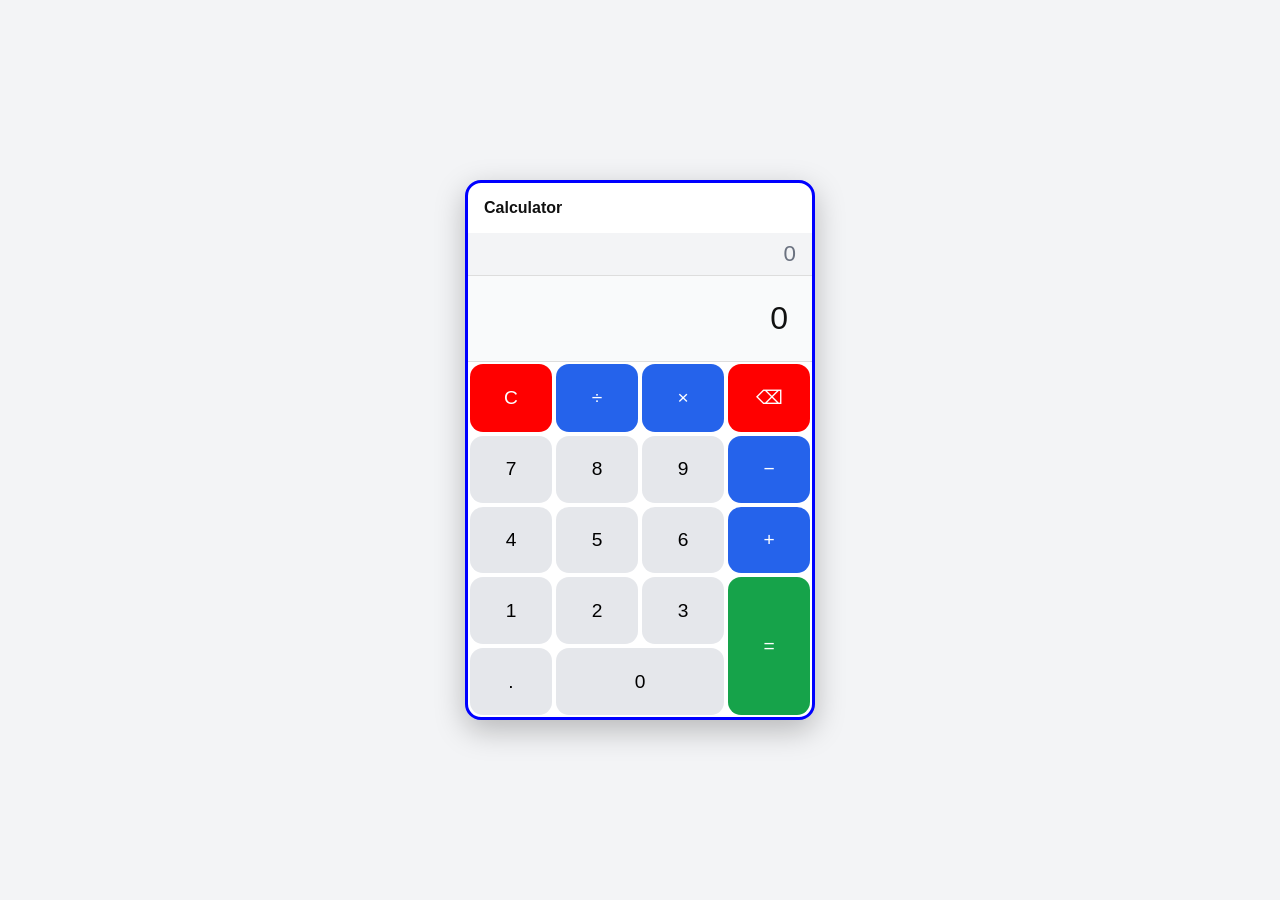
<file: Index.html>
<!DOCTYPE html>
<html lang="en">
<head>
    <meta charset="UTF-8">
    <meta name="viewport" content="width=device-width, initial-scale=1.0">
    <meta name="description" content="A calculator for normal mathematical operation">
    <meta http-equiv="X-UA-Compatible" content="ie=edge">
    <link rel="stylesheet" href="./Cal.css">
    <title>"Calculator</title>
</head>
<body>

            <div class="calculator">
                <div class="top">
                    <span>Calculator</span>
                </div>

            <div id="prevDisplay" class="prev-display">0</div>
            <div id="display" class="display">0</div>


            <div class="buttons">
                <button id="go" class="ope" data-value="C">C</button>
                <button class="ope" data-value="/">÷</button>
                <button class="ope" data-value="*">×</button>
                <button id="go" class="ope" data-value="DEL">⌫</button>

                <button data-value="7">7</button>
                <button data-value="8">8</button>
                <button data-value="9">9</button>
                <button class="ope" data-value="-">−</button>

                <button data-value="4">4</button>
                <button data-value="5">5</button>
                <button data-value="6">6</button>
                <button class="ope" data-value="+">+</button>

                <button data-value="1">1</button>
                <button data-value="2">2</button>
                <button data-value="3">3</button>
                <button class="equal" data-value="=">=</button>
                
                <button data-value=".">.</button>
                <button class="zero" data-value="0">0</button>
                
            </div>


        <script src="./Cal.js"></script>


</body>
</html>
</file>
<file: Cal.css>
* {
  margin: 0;
  padding: 0;
  box-sizing: border-box;
  font-family: Arial, sans-serif;
}

body {
  height: 100vh;
  display: flex;
  justify-content: center;
  align-items: center;
  background: #f3f4f6;
  color: #111;
}

.calculator {
  width: 80%;
  max-width: 350px;
  background: #ffffff;
  border-radius: 16px;
  overflow: hidden;
  box-shadow: 0 10px 30px rgba(0,0,0,0.25);
  border: 3px solid blue;
}

.prev-display{
    text-align: right;
    padding: 0.5rem 1rem;
    font-size: 1.4rem;
    color: #6b7280;
    background-color: #a5ffc6;
    background-color: #f3f4f6;
    border-bottom: 1px solid #ddd;
    /* border-radius: 10px; */
}

.top {
  display: flex;
  justify-content: space-between;
  padding: 1rem;
  font-weight: bold;
}

.top button {
  border: none;
  background: #e5e7eb;
  border-radius: 6px;
  cursor: pointer;
  padding: 0.4rem 0.8rem;
  transition: transform 0.2s;
}

.top button:hover {
  transform: scale(1.1);
}

.display {
  padding: 1.5rem;
  font-size: 2rem;
  text-align: right;
  background: #f9fafb;
  border-bottom: 1px solid #ddd;
}

.buttons {
  display: grid;
  grid-template-columns: repeat(4, 1fr);
}

button {
  padding: 1.4rem;
  font-size: 1.2rem;
  border: none;
  cursor: pointer;
  background: #e5e7eb;
  margin: 2px;
  border-radius: 13px;
  transition: all 0.2s ease;
}

button:hover {
  background: #d1d5db;
  transform: translateY(-2px);
}

button:active {
  transform: translateY(1px);
  background: #9ca3af;
}

.ope {
  background: #2563eb;
  color: #fff;
}

.ope:hover {
  background: #1d4ed8;
}

#go{
    background-color: red;
    color: #fff;
}

.equal {
  background: #16a34a;
  color: #fff;
  grid-row: span 2;
}

.equal:hover {
  background: #15803d;
}

.zero {
  grid-column: span 2;
}

/* Responsive */
@media (max-width: 400px) {
  .display {
    font-size: 1.5rem;
  }
  button {
    font-size: 1rem;
    padding: 1rem;
  }
}
</file>
